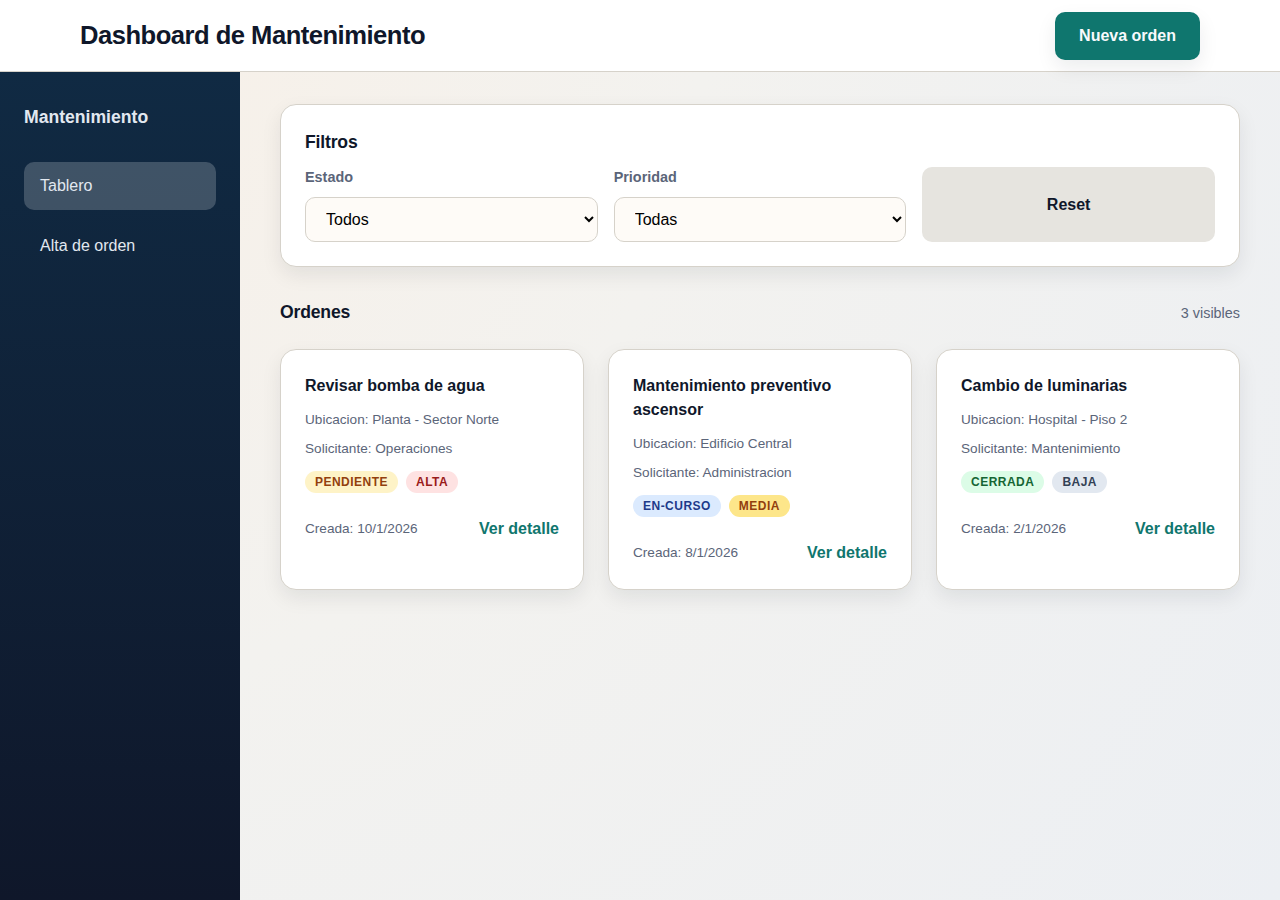
<file: index.html>
<!doctype html>
<html lang="es">
  <head>
    <meta charset="utf-8" />
    <meta name="viewport" content="width=device-width, initial-scale=1" />
    <title>Dashboard de Mantenimiento</title>
    <link rel="stylesheet" href="css/main.css" />
  </head>
  <body>
    <header class="header" role="banner">
      <div class="header-inner">
        <h1 class="page-title">Dashboard de Mantenimiento</h1>
        <div class="header-actions">
          <a class="btn btn-primary" href="nueva-orden.html">Nueva orden</a>
        </div>
      </div>
    </header>

    <div class="app-shell">
      <aside class="sidebar" aria-label="Navegacion principal">
        <div class="sidebar-brand">
          <span class="brand-title">Mantenimiento</span>
        </div>
        <nav class="sidebar-nav">
          <a class="sidebar-link is-active" href="index.html">Tablero</a>
          <a class="sidebar-link" href="nueva-orden.html">Alta de orden</a>
        </nav>
      </aside>

      <main class="main" id="dashboard-main">
        <section class="filters" aria-labelledby="filters-title">
          <h2 class="section-title" id="filters-title">Filtros</h2>
          <form class="filters-form" id="filtros-form">
            <label class="field">
              <span class="field-label">Estado</span>
              <select id="filtro-estado" name="estado">
                <option value="todos">Todos</option>
                <option value="pendiente">Pendiente</option>
                <option value="en-curso">En curso</option>
                <option value="cerrada">Cerrada</option>
              </select>
            </label>

            <label class="field">
              <span class="field-label">Prioridad</span>
              <select id="filtro-prioridad" name="prioridad">
                <option value="todas">Todas</option>
                <option value="baja">Baja</option>
                <option value="media">Media</option>
                <option value="alta">Alta</option>
              </select>
            </label>

            <button class="btn btn-secondary" type="reset" id="filtros-reset">
              Reset
            </button>
          </form>
        </section>

        <section class="board" aria-labelledby="board-title">
          <div class="board-header">
            <h2 class="section-title" id="board-title">Ordenes</h2>
            <p class="board-count" id="ordenes-count">0 visibles</p>
          </div>

          <div class="board-grid" id="ordenes-list"></div>
          <p class="empty-state" id="ordenes-empty" hidden>
            No hay ordenes para mostrar.
          </p>
        </section>
      </main>
    </div>

    <section class="modal" id="orden-modal" aria-hidden="true">
      <div class="modal-backdrop" data-modal-close></div>
      <div class="modal-dialog" role="dialog" aria-modal="true" aria-labelledby="modal-title">
        <header class="modal-header">
          <h2 class="modal-title" id="modal-title">Detalle de orden</h2>
          <button class="btn btn-icon" type="button" data-modal-close aria-label="Cerrar">
            Cerrar
          </button>
        </header>
        <div class="modal-body" id="modal-content"></div>
      </div>
    </section>

    <script type="module" src="js/app.js"></script>
  </body>
</html>
</file>
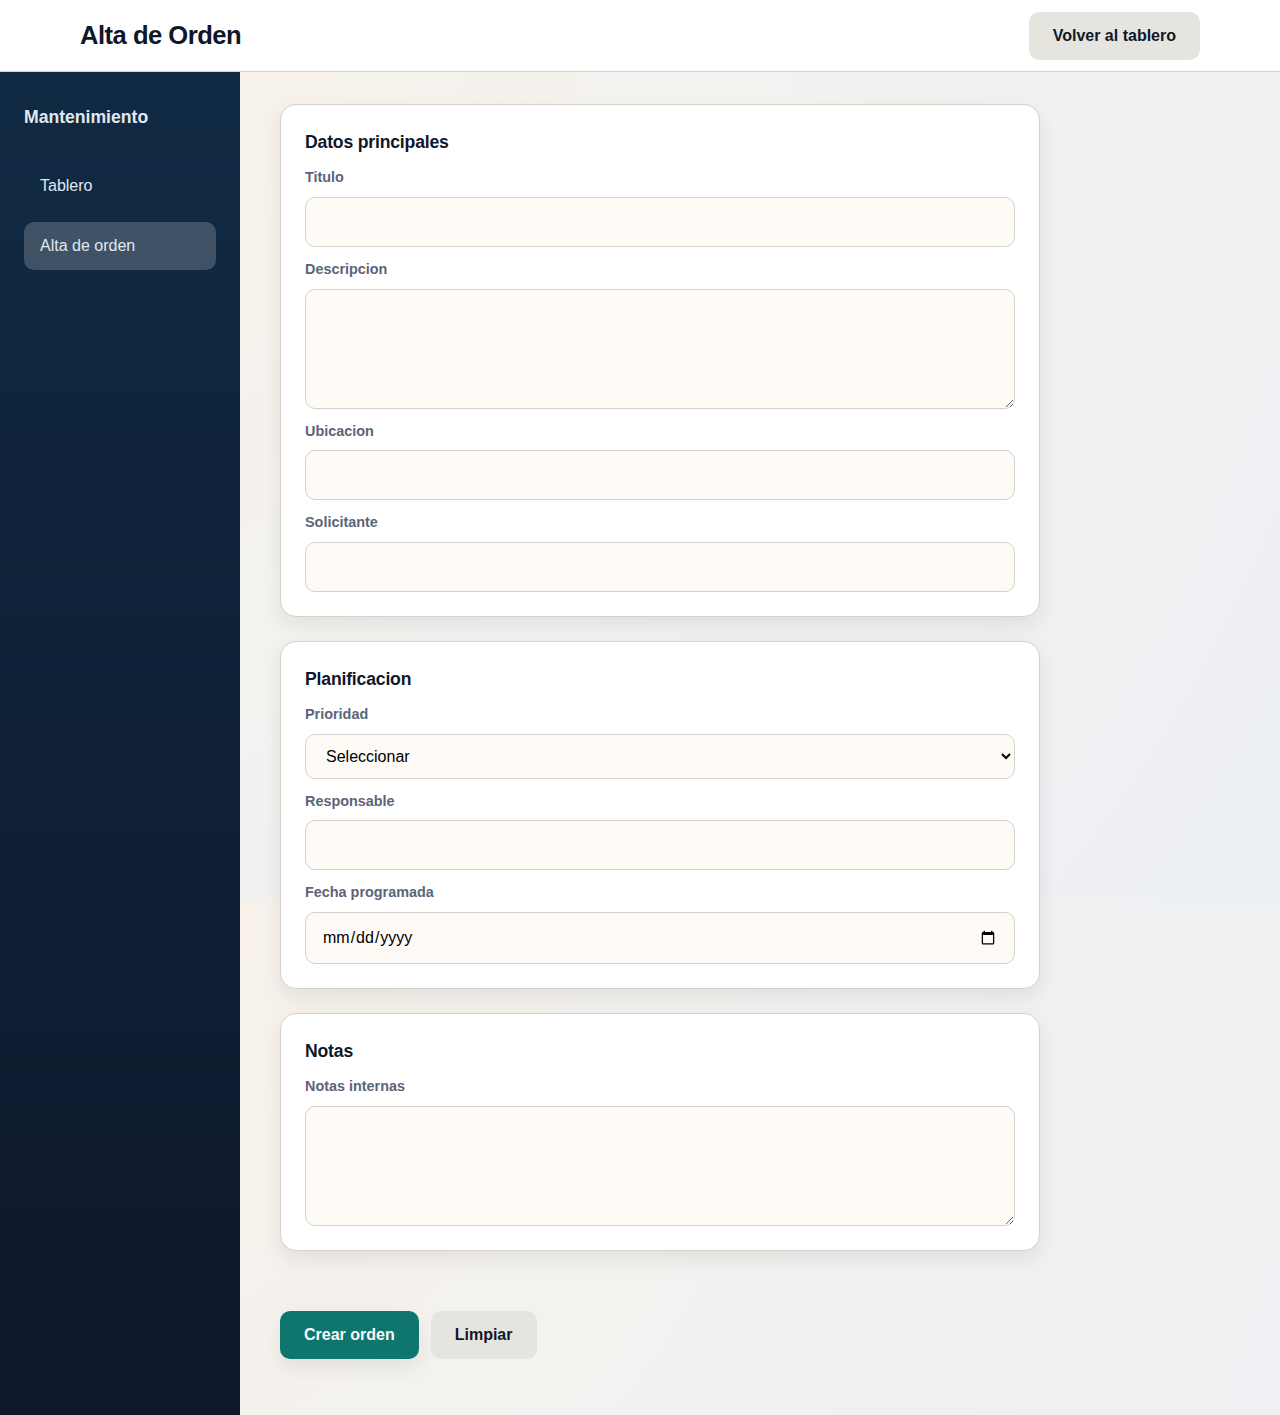
<file: nueva-orden.html>
<!doctype html>
<html lang="es">
  <head>
    <meta charset="utf-8" />
    <meta name="viewport" content="width=device-width, initial-scale=1" />
    <title>Alta de Orden - Dashboard de Mantenimiento</title>
    <link rel="stylesheet" href="css/main.css" />
  </head>
  <body>
    <header class="header" role="banner">
      <div class="header-inner">
        <h1 class="page-title">Alta de Orden</h1>
        <div class="header-actions">
          <a class="btn btn-secondary" href="index.html">Volver al tablero</a>
        </div>
      </div>
    </header>

    <div class="app-shell">
      <aside class="sidebar" aria-label="Navegacion principal">
        <div class="sidebar-brand">
          <span class="brand-title">Mantenimiento</span>
        </div>
        <nav class="sidebar-nav">
          <a class="sidebar-link" href="index.html">Tablero</a>
          <a class="sidebar-link is-active" href="nueva-orden.html">Alta de orden</a>
        </nav>
      </aside>

      <main class="main">
        <form class="orden-form" id="orden-form" novalidate>
          <section class="form-section">
            <h2 class="section-title">Datos principales</h2>

            <label class="field">
              <span class="field-label">Titulo</span>
              <input type="text" id="orden-titulo" name="titulo" required minlength="6" maxlength="80" />
            </label>

            <label class="field">
              <span class="field-label">Descripcion</span>
              <textarea id="orden-descripcion" name="descripcion" required minlength="10" maxlength="500"></textarea>
            </label>

            <label class="field">
              <span class="field-label">Ubicacion</span>
              <input type="text" id="orden-ubicacion" name="ubicacion" required minlength="3" maxlength="80" />
            </label>

            <label class="field">
              <span class="field-label">Solicitante</span>
              <input type="text" id="orden-solicitante" name="solicitante" required minlength="3" maxlength="60" />
            </label>
          </section>

          <section class="form-section">
            <h2 class="section-title">Planificacion</h2>

            <label class="field">
              <span class="field-label">Prioridad</span>
              <select id="orden-prioridad" name="prioridad" required>
                <option value="">Seleccionar</option>
                <option value="baja">Baja</option>
                <option value="media">Media</option>
                <option value="alta">Alta</option>
              </select>
            </label>

            <label class="field">
              <span class="field-label">Responsable</span>
              <input type="text" id="orden-responsable" name="responsable" maxlength="60" />
            </label>

            <label class="field">
              <span class="field-label">Fecha programada</span>
              <input type="date" id="orden-fecha-programada" name="fechaProgramada" />
            </label>
          </section>

          <section class="form-section">
            <h2 class="section-title">Notas</h2>

            <label class="field">
              <span class="field-label">Notas internas</span>
              <textarea id="orden-notas" name="notas" maxlength="500"></textarea>
            </label>
          </section>

          <div class="form-message" id="form-message" role="status" aria-live="polite"></div>

          <div class="form-actions">
            <button class="btn btn-primary" type="submit">Crear orden</button>
            <button class="btn btn-secondary" type="reset">Limpiar</button>
          </div>
        </form>
      </main>
    </div>

    <script type="module" src="js/app.js"></script>
  </body>
</html>
</file>
<file: css/main.css>
@import url("base/reset.css");
@import url("base/variables.css");
@import url("base/global.css");
@import url("layout/grid.css");
@import url("layout/sidebar.css");
@import url("layout/header.css");
@import url("layout/footer.css");
@import url("components/buttons.css");
@import url("components/card.css");
@import url("components/modal.css");
@import url("components/form.css");
@import url("components/badges.css");
@import url("components/filters.css");
@import url("pages/dashboard.css");
@import url("pages/nueva-orden.css");
</file>
